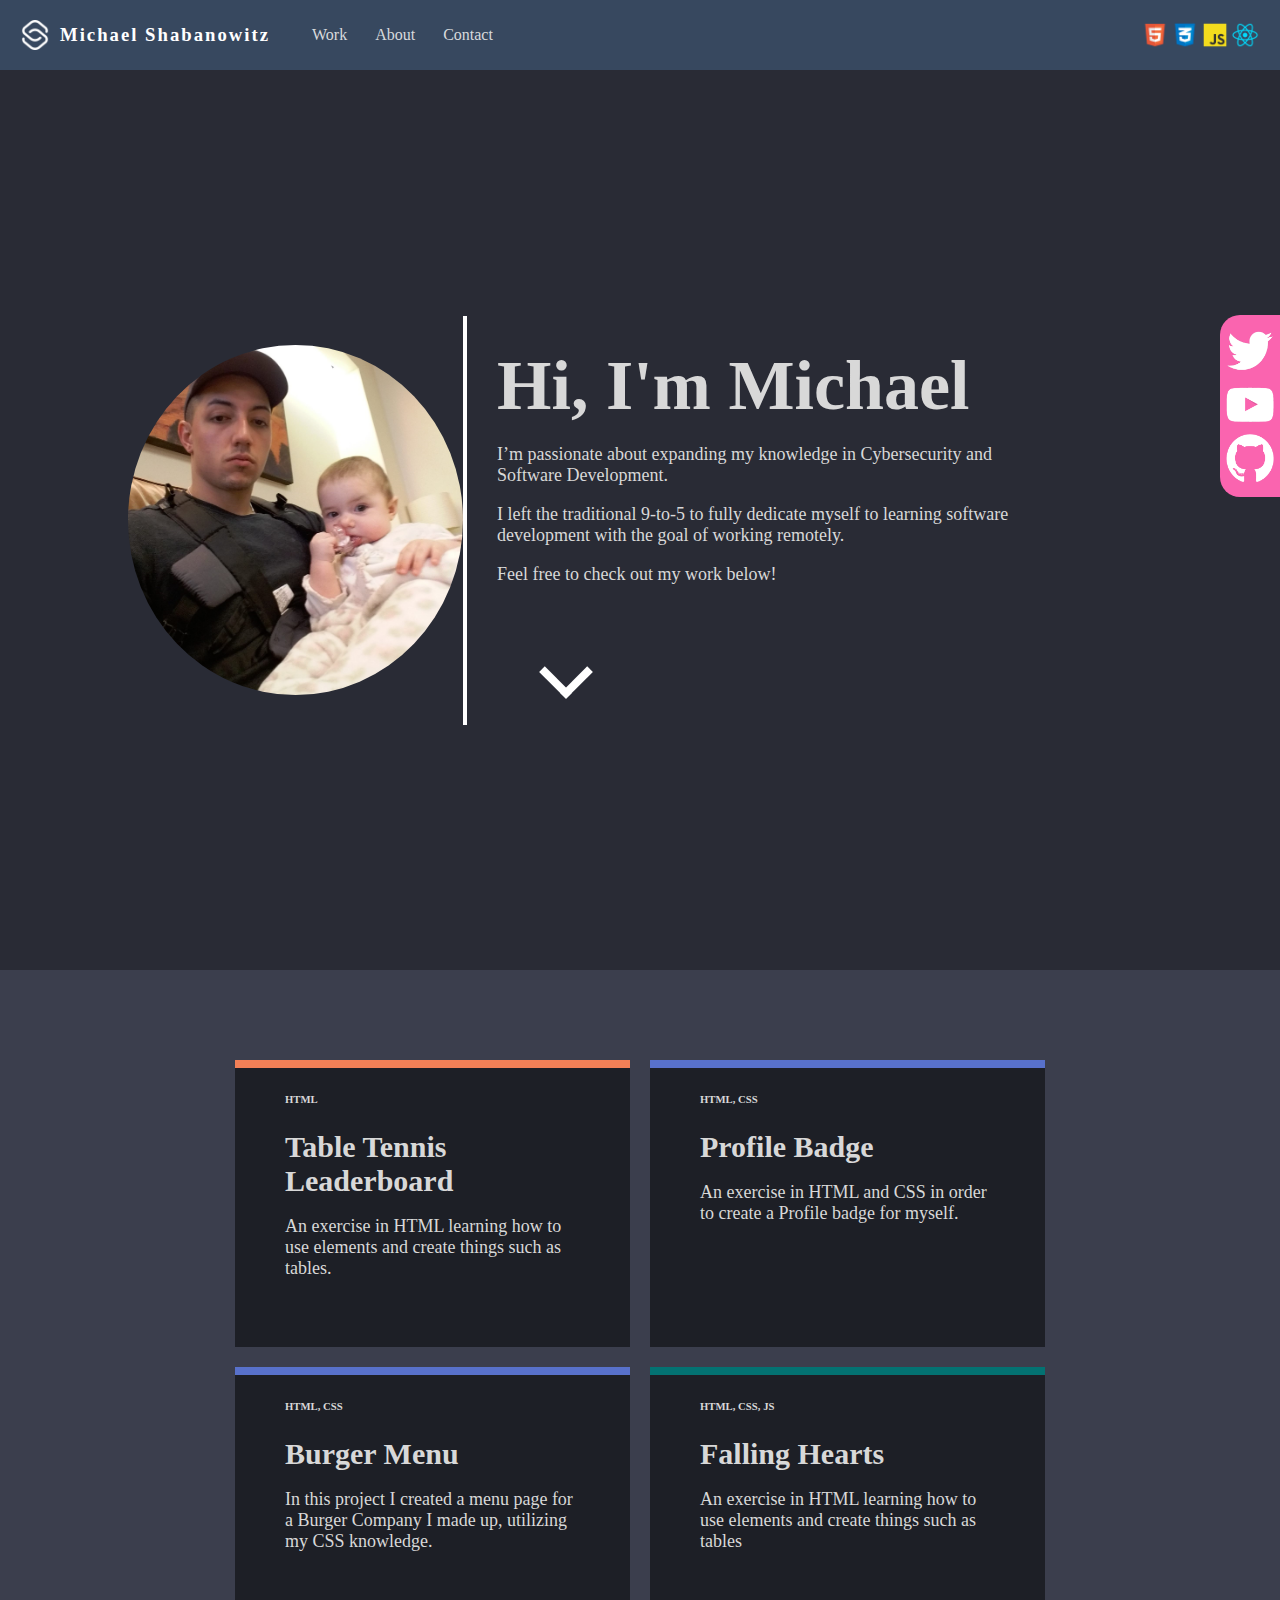
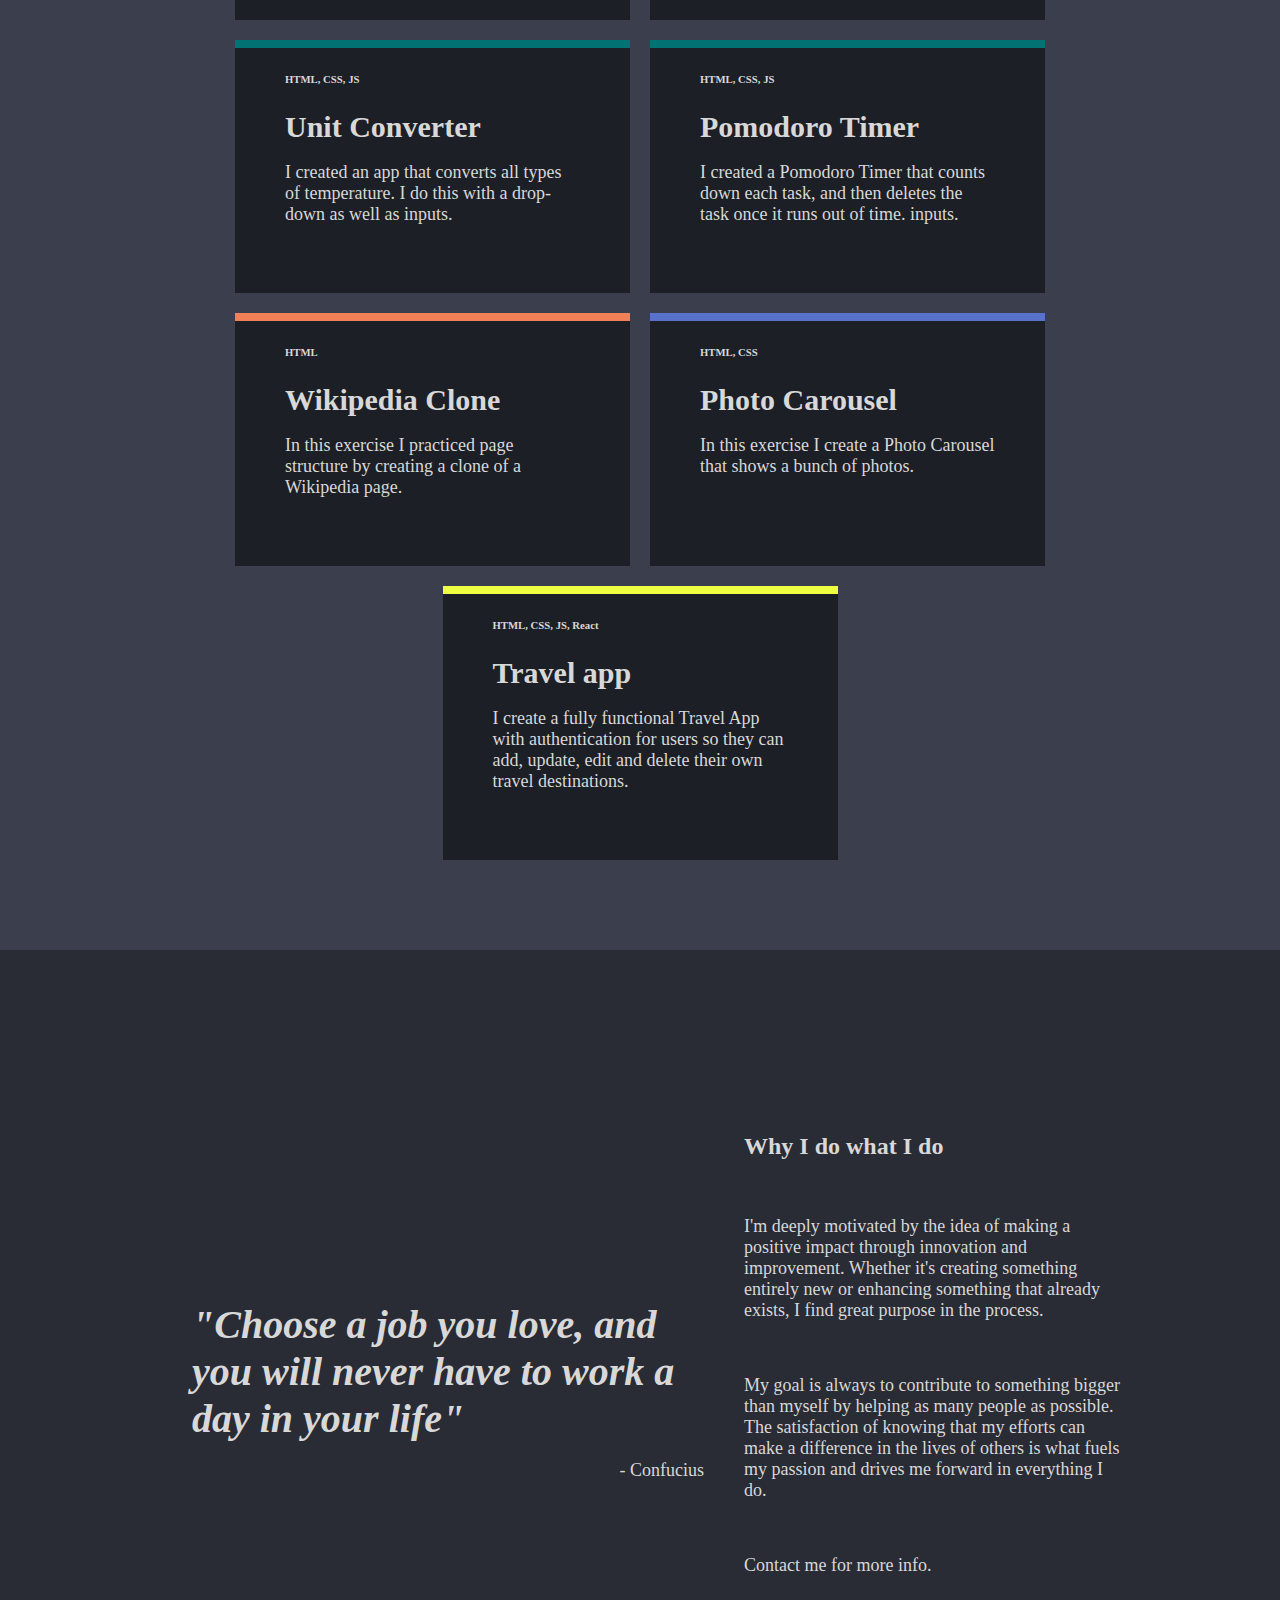
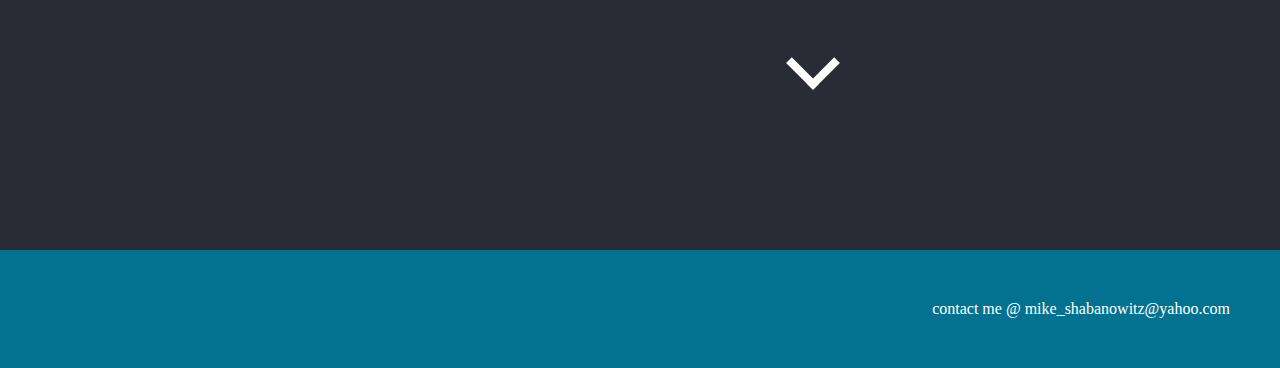
<file: index.html>
<!DOCTYPE html>
<html lang="en">

<head>
    <meta charset="UTF-8">
    <meta name="viewport" content="width=device-width, initial-scale=1.0">
    <title>Home</title>
    <link rel="stylesheet" href="css/global.css">
    <link rel="stylesheet" href="css/homepage.css">
</head>

<body>
    <nav>
        <div class="nav-container">
            <div class="menu-container">
                <img class="logo" src="images/navbar-logo.png" alt="logo" />
                <button class="hamburger">☰</button>
                <h3>Michael Shabanowitz</h3>
                <div class="nav-links">
                    <a href="#work" class="nav-link">Work</a>
                    <a href="pages/about-me.html" class="nav-link">About</a>
                    <a href="pages/contact.html" class="nav-link">Contact</a>
                </div>
            </div>
            <div class="tech-container">
                <img src="images/html-logo.png" alt="HTML logo" />
                <img src="images/css-logo.png" alt="CSS logo" />
                <img src="images/js-logo.png" alt="JS logo" />
                <img src="images/react-logo.png" alt="React logo" />

            </div>
        </div>
        <div class="hamburger-list-container hidden">
            <!--this div has two classes hamburger-list-container AND hidden  -->

            <a href="#work" class="nav-link">Work</a>
            <a href="pages/about-me.html" class="nav-link">About</a>
            <a href="pages/contact.html" class="nav-link">Contact</a>

        </div>

    </nav>

    <div class="socials">
        <a href="https://www.twitter.com/watchershiba">
            <img src="images/twitter-icon.png" alt="Twitter image" />
        </a>
        <a href="https://www.youtube.com/ania_kubow">
            <img src="images/youtube-icon.png" alt="YouTube image" />
        </a>
        <a href="https://www.github.com/kubowania">
            <img src="images/github.png" alt="Github image" />
        </a>
    </div>

    <section class="main-section">
        <img class="headshot" src="images/headshot.JPG" alt="Michael headshot" />
        <div class="introduction">
            <h1>Hi, I'm Michael</h1>

            <p>I’m passionate about expanding my knowledge in Cybersecurity and Software
                Development.</p>

            <p>I left the traditional 9-to-5 to fully dedicate myself to learning software development
                with the goal of working remotely.</p>

            <p>Feel free to check out my work below!</p>
            </p>
            <div class="bounce"><i class="arrow"></i></div>
        </div>
    </section>

    <section class="work-section" id="work">
        <div class="work-card-container">
            <div class="work-card html">
                <h6>HTML</h6>
                <a href="/js-html-css/my-protfolio/html-project-2/index.html">
                    <h3>Table Tennis Leaderboard</h3>
                </a>
                <p>
                    An exercise in HTML learning how to use elements and create things such as tables.
                </p>
            </div>

            <div class="work-card css">
                <h6>HTML, CSS</h6>
                <a href="/js-html-css/my-protfolio/css-html-profile-badge/html/profile-badge.html">
                    <h3>Profile Badge</h3>
                </a>
                <p>
                    An exercise in HTML and CSS in order to create a Profile badge for myself.
                </p>
            </div>
            <div class="work-card css">
                <h6>HTML, CSS</h6>
                <a href="/js-html-css/my-protfolio/css-html-menu-project/html/index.html">
                    <h3>Burger Menu</h3>
                </a>
                <p>
                    In this project I created a menu page for a Burger Company I made up, utilizing my CSS knowledge.
                </p>
            </div>
            <div class="work-card js">
                <h6>HTML, CSS, JS</h6>
                <a href="">
                    <h3>Falling Hearts</h3>
                </a>
                <p>
                    An exercise in HTML learning how to use elements and create things such as tables
                </p>
            </div>
            <div class="work-card js">
                <h6>HTML, CSS, JS</h6>
                <a href="">
                    <h3>Unit Converter</h3>
                </a>
                <p>
                    I created an app that converts all types of temperature. I do this with a drop-down as well as
                    inputs.
                </p>
            </div>

            <div class="work-card js">
                <h6>HTML, CSS, JS</h6>
                <a href="">
                    <h3>Pomodoro Timer</h3>
                </a>
                <p>
                    I created a Pomodoro Timer that counts down each task, and then deletes the task once it runs out of
                    time.
                    inputs.
                </p>
            </div>
            <div class="work-card html">
                <h6>HTML</h6>
                <a href="">
                    <h3>Wikipedia Clone</h3>
                </a>
                <p>
                    In this exercise I practiced page structure by creating a clone of a Wikipedia page.
                </p>
            </div>
            <div class="work-card css">
                <h6>HTML, CSS</h6>
                <a href="/js-html-css/css-html-project-carousel/html/index.html">
                    <h3>Photo Carousel</h3>
                </a>
                <p>
                    In this exercise I create a Photo Carousel that shows a bunch of photos.
                </p>
            </div>
            <div class="work-card react">
                <h6>HTML, CSS, JS, React</h6>
                <a href="">
                    <h3>Travel app</h3>
                </a>
                <p>
                    I create a fully functional Travel App with authentication for users so they can add, update, edit
                    and delete their own travel destinations.
                </p>
            </div>




        </div>
    </section>

    <section class="about-section">
        <div class="quote-container">
            <h3 class="quote">
                "Choose a job you love, and you will never have to work a day in your life"
            </h3>
            <p>- Confucius</p>
        </div>
        <div class="about-container">
            <h2>Why I do what I do</h2>
            <br>
            <p>
                I'm deeply motivated by the idea of making a positive impact through innovation and improvement. Whether
                it's creating something entirely new or enhancing something that already exists, I find great purpose in
                the process.
            </p>
            <br>
            <p> My goal is always to contribute to something bigger than myself by helping as many people
                as possible. The satisfaction of knowing that my efforts can make a difference in the lives of others is
                what fuels my passion and drives me forward in everything I do.
            </p>
            <br>
            <p>Contact me for more info.</p>
            <div class="bounce"><i class="arrow"></i></div>
        </div>
    </section>


    <footer>
        <a href="mailto:mike_shabanowitz@yahoo.com">contact me @ mike_shabanowitz@yahoo.com</a>
    </footer>




    <script src="../js/app.js"></script>
</body>

</html>
</file>
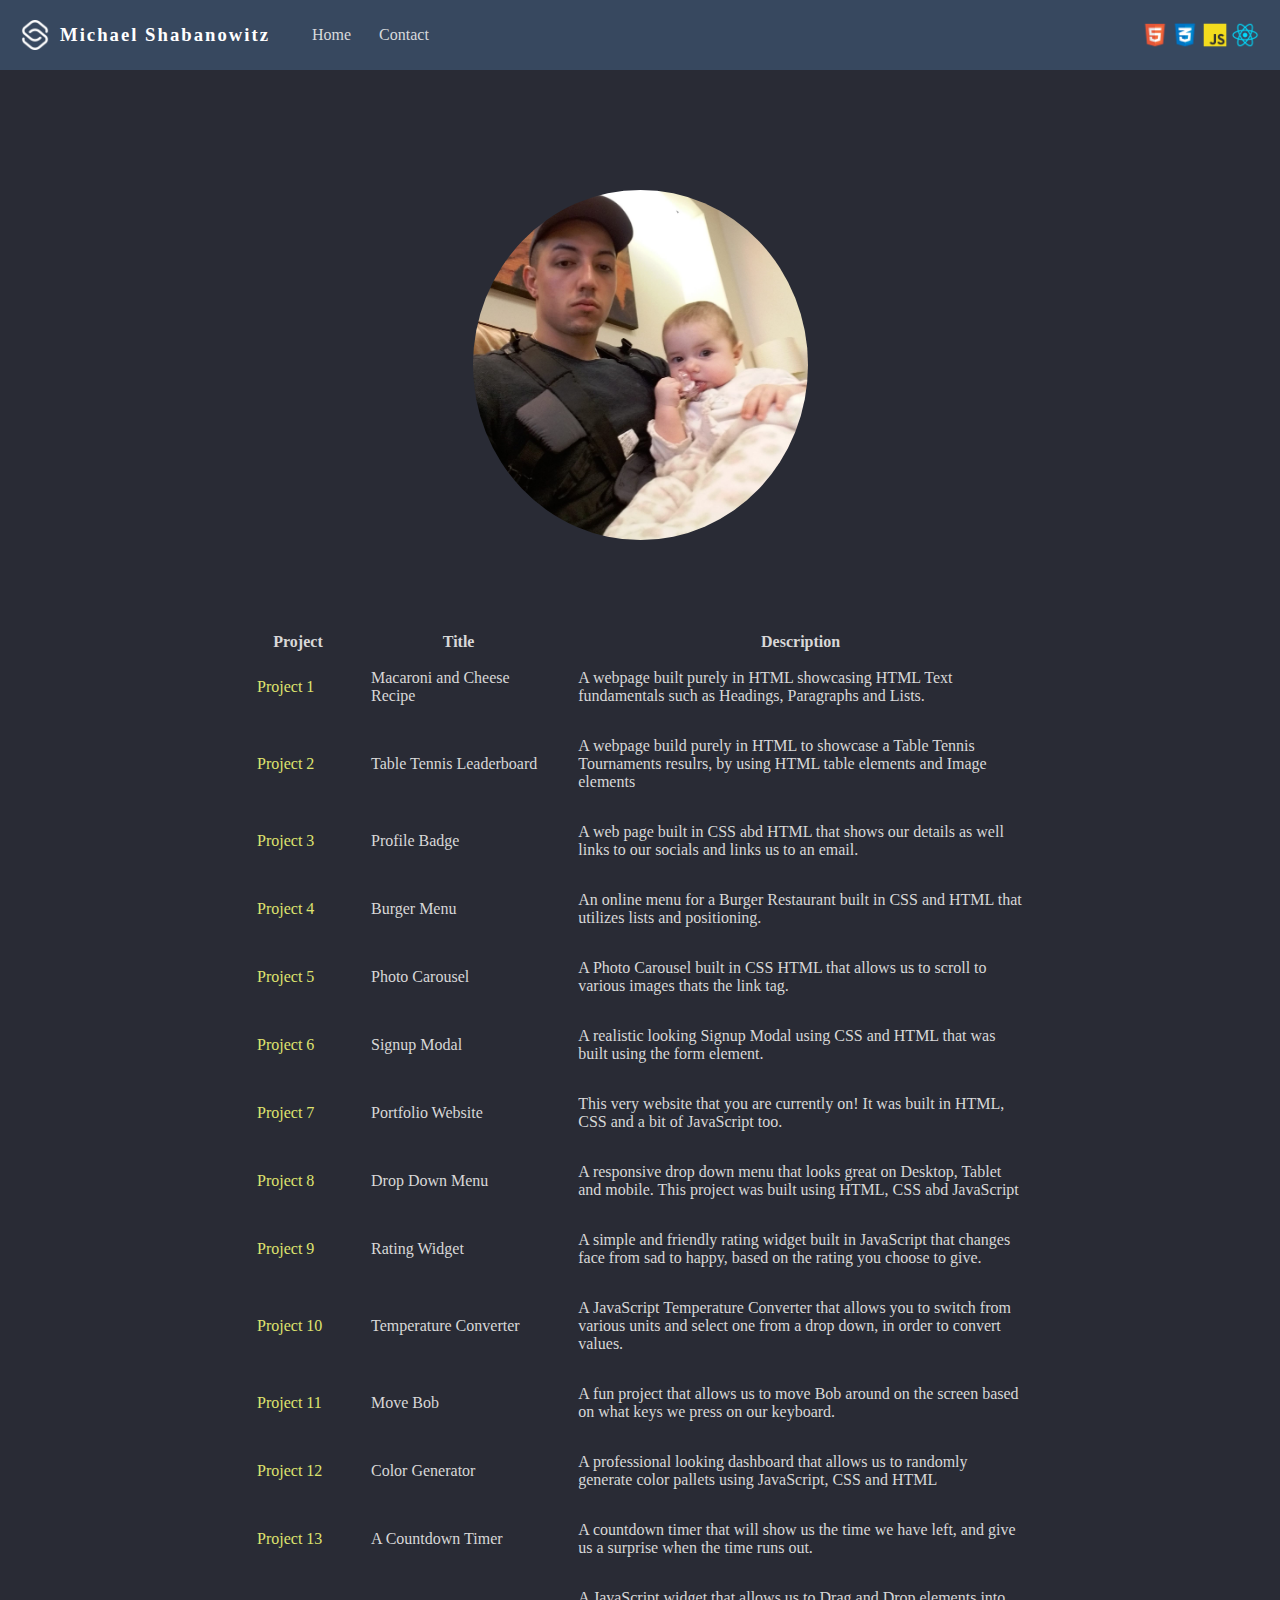
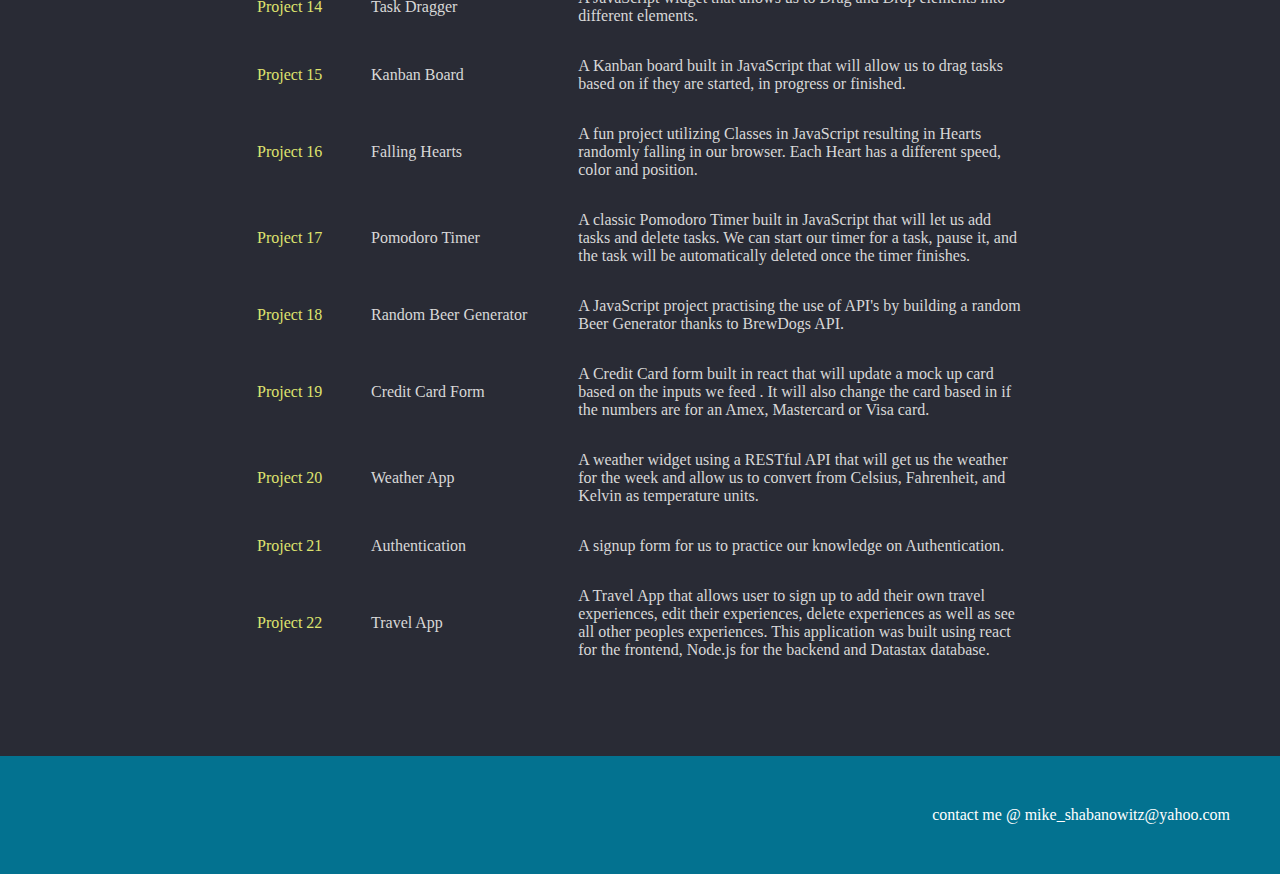
<file: pages/about-me.html>
<!DOCTYPE html>
<html lang="en">

<head>
    <meta charset="UTF-8">
    <meta name="viewport" content="width=device-width, initial-scale=1.0">
    <title>About me</title>
    <link rel="stylesheet" href="../css/global.css">
    <link rel="stylesheet" href="../css/about-me.css">

</head>

<body>
    <nav>
        <div class="nav-container">
            <div class="menu-container">
                <img class="logo" src="../images/navbar-logo.png" alt="logo" />
                <button class="hamburger">☰</button>
                <h3>Michael Shabanowitz</h3>
                <div class="nav-links">
                    <a href="../index.html" class="nav-link">Home</a>
                    <a href="../pages/contact.html" class="nav-link">Contact</a>
                </div>
            </div>
            <div class="tech-container">
                <img src="../images/html-logo.png" alt="HTML logo" />
                <img src="../images/css-logo.png" alt="CSS logo" />
                <img src="../images/js-logo.png" alt="JS logo" />
                <img src="../images/react-logo.png" alt="React logo" />

            </div>
        </div>
        <div class="hamburger-list-container hidden">


            <a href="#work" class="nav-link">Work</a>
            <a href="../index.html" class="nav-link">Home</a>
            <a href="pages/contact.html" class="nav-link">Contact</a>

        </div>

    </nav>
    <section class="projects">
        <img class="headshot-about" src="../images/headshot.JPG" alt="An image of Michael Shabanowitz">
        <table>
            <thead>
                <tr>
                    <th id="project">Project</th>
                    <th id="title">Title</th>
                    <th>Description</th>
                </tr>
            </thead>
            <tbody>
                <tr>
                    <td><a href="/js-html-css/my-protfolio/html-project-1/index.html">Project 1</a></td>
                    <td>Macaroni and Cheese Recipe</td>
                    <td>A webpage built purely in HTML showcasing HTML Text fundamentals such as Headings, Paragraphs
                        and
                        Lists. </td>
                </tr>
                <tr>
                    <td><a href="/js-html-css/my-protfolio/html-project-2/index.html">Project 2</a></td>
                    <td>Table Tennis Leaderboard</td>
                    <td>A webpage build purely in HTML to showcase a Table Tennis Tournaments resulrs, by using HTML
                        table
                        elements and Image elements</td>
                </tr>
                <tr>
                    <td><a href="/js-html-css/my-protfolio/css-html-profile-badge/html/profile-badge.html">Project 3</a>
                    </td>
                    <td>Profile Badge</td>
                    <td>
                        A web page built in CSS abd HTML that shows our details as well links to our socials and links
                        us to
                        an email.
                    </td>
                </tr>
                <tr>
                    <td><a href="">Project 4</a>
                    </td>
                    <td>Burger Menu</td>
                    <td>
                        An online menu for a Burger Restaurant built in CSS and HTML that
                        utilizes lists and positioning.

                    </td>
                </tr>
                <tr>
                    <td><a href="">Project 5</a>
                    </td>
                    <td>Photo Carousel</td>
                    <td>
                        A Photo Carousel built in CSS HTML that allows us to scroll
                        to various images thats the link tag.

                    </td>
                </tr>
                <tr>
                    <td><a href="">Project 6</a>
                    </td>
                    <td>Signup Modal</td>
                    <td>
                        A realistic looking Signup Modal using CSS and HTML that was
                        built using the form element.

                    </td>
                </tr>
                <tr>
                    <td><a href="">Project 7</a>
                    </td>
                    <td>Portfolio Website</td>
                    <td>
                        This very website that you are currently on! It was built in HTML, CSS and a bit of JavaScript
                        too.

                    </td>
                </tr>
                <tr>
                    <td><a href="">Project 8</a>
                    </td>
                    <td>Drop Down Menu</td>
                    <td>
                        A responsive drop down menu that looks great on Desktop, Tablet and mobile. This project was
                        built
                        using HTML, CSS abd JavaScript

                    </td>
                </tr>
                <tr>
                    <td><a href="">Project 9</a>
                    </td>
                    <td>Rating Widget</td>
                    <td>
                        A simple and friendly rating widget built in JavaScript that changes face from sad to happy,
                        based
                        on the rating you choose to give.


                    </td>
                </tr>
                <tr>
                    <td><a href="">Project 10</a>
                    </td>
                    <td>Temperature Converter</td>
                    <td>
                        A JavaScript Temperature Converter that allows you to switch from various units and select one
                        from
                        a drop down, in order to convert values.

                    </td>
                </tr>
                <tr>
                    <td><a href="">Project 11</a>
                    </td>
                    <td>Move Bob</td>
                    <td>
                        A fun project that allows us to move Bob around on the screen based on what keys we press on our
                        keyboard.
                    </td>
                </tr>
                <tr>
                    <td><a href="">Project 12</a>
                    </td>
                    <td>Color Generator</td>
                    <td>
                        A professional looking dashboard that allows us to randomly generate color pallets using
                        JavaScript,
                        CSS and HTML
                    </td>
                </tr>
                <tr>
                    <td><a href="">Project 13</a>
                    </td>
                    <td>A Countdown Timer</td>
                    <td>
                        A countdown timer that will show us the time we have left, and give us a surprise when the time
                        runs
                        out.

                    </td>
                </tr>
                <tr>
                    <td><a href="">Project 14</a>
                    </td>
                    <td>Task Dragger</td>
                    <td>
                        A JavaScript widget that allows us to Drag and Drop elements into different elements.

                    </td>
                </tr>
                <tr>
                    <td><a href="">Project 15</a>
                    </td>
                    <td>Kanban Board</td>
                    <td>
                        A Kanban board built in JavaScript that will allow us to drag tasks based on if they are
                        started, in
                        progress or finished.

                    </td>
                </tr>
                <tr>
                    <td><a href="">Project 16</a>
                    </td>
                    <td>Falling Hearts</td>
                    <td>
                        A fun project utilizing Classes in JavaScript resulting in Hearts
                        randomly falling in our browser. Each Heart has a different speed, color and position.

                    </td>
                </tr>
                <tr>
                    <td><a href="">Project 17</a>
                    </td>
                    <td>Pomodoro Timer</td>
                    <td>
                        A classic Pomodoro Timer built in JavaScript that will let us add tasks and delete tasks. We can
                        start our timer for a task, pause it, and the task will be automatically deleted once the timer
                        finishes.

                    </td>
                </tr>
                <tr>
                    <td><a href="">Project 18</a>
                    </td>
                    <td>Random Beer Generator </td>
                    <td>
                        A JavaScript project practising the use of API's by building a random Beer Generator thanks to
                        BrewDogs API.

                    </td>
                </tr>
                <tr>
                    <td><a href="">Project 19</a>
                    </td>
                    <td>Credit Card Form</td>
                    <td>
                        A Credit Card form built in react that will update a mock up card based on the inputs we feed .
                        It
                        will also change the card based in if the numbers are for an Amex, Mastercard or Visa card.

                    </td>
                </tr>
                <tr>
                    <td><a href="">Project 20</a>
                    </td>
                    <td>Weather App</td>
                    <td>
                        A weather widget using a RESTful API that will get us the weather for the week and allow us to
                        convert from Celsius, Fahrenheit, and Kelvin as temperature units.
                    </td>
                </tr>
                <tr>
                    <td><a href="">Project 21</a>
                    </td>
                    <td>Authentication</td>
                    <td>
                        A signup form for us to practice our knowledge on Authentication.
                    </td>
                </tr>
                <tr>
                    <td><a href="">Project 22</a>
                    </td>
                    <td>Travel App</td>
                    <td>
                        A Travel App that allows user to sign up to add their own travel experiences, edit their
                        experiences, delete experiences as well as see all other peoples experiences. This application
                        was
                        built using react for the frontend, Node.js for the backend and Datastax database.

                    </td>
                </tr>

            </tbody>
        </table>





    </section>


    <footer>
        <a href="mailto:mike_shabanowitz@yahoo.com">contact me @ mike_shabanowitz@yahoo.com</a>
    </footer>

    <script src="../js/app.js"></script>
</body>

</html>
</file>
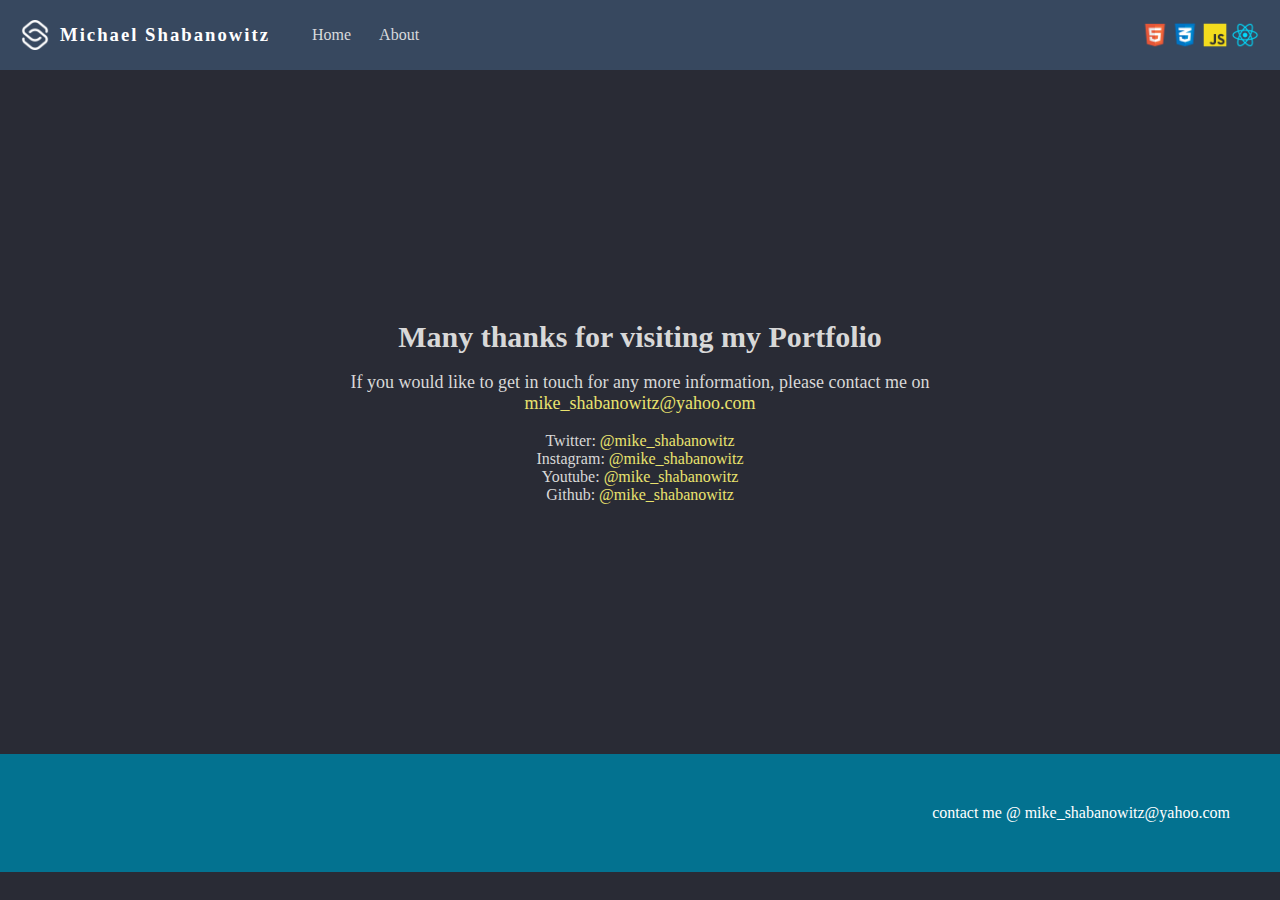
<file: pages/contact.html>
<!DOCTYPE html>
<html lang="en">

<head>
    <meta charset="UTF-8">
    <meta name="viewport" content="width=device-width, initial-scale=1.0">
    <meta content="dark light" name="color-scheme">
    <title>Contact Us</title>
    <link rel="stylesheet" href="../css/global.css">
    <link rel="stylesheet" href="../css/contact.css">
</head>

<body>


    <nav>
        <div class="nav-container">
            <div class="menu-container">
                <img class="logo" src="../images/navbar-logo.png" alt="logo" />
                <button class="hamburger">☰</button>
                <h3>Michael Shabanowitz</h3>
                <div class="nav-links">
                    <a href="../index.html" class="nav-link">Home</a>
                    <a href="../pages/about-me.html" class="nav-link">About</a>
                </div>
            </div>
            <div class="tech-container">
                <img src="../images/html-logo.png" alt="HTML logo" />
                <img src="../images/css-logo.png" alt="CSS logo" />
                <img src="../images/js-logo.png" alt="JS logo" />
                <img src="../images/react-logo.png" alt="React logo" />

            </div>
        </div>
        <div class="hamburger-list-container hidden">


            <a href="#work" class="nav-link">Work</a>
            <a href="../index.html" class="nav-link">Home</a>
            <a href="../pages/about-me.html" class="nav-link">About</a>

        </div>

    </nav>

    <section class="contact-section">
        <h3>Many thanks for visiting my Portfolio</h3>
        <p>If you would like to get in touch for any more information, please contact me on
            <a href="mailto:mike_shabanowitz@yahoo.com">mike_shabanowitz@yahoo.com</a>
        </p>
        <ul>
            <li>Twitter: <a href="https://www.twitter.com/ania_kubow">@mike_shabanowitz</a></li>

            <li>Instagram: <a href="https://www.instagram.com/ania_kubow">@mike_shabanowitz</a></li>

            <li>Youtube: <a href="https://www.youtube.com/ania_kubow">@mike_shabanowitz</a></li>

            <li>Github: <a href="https://www.github.com/kubowania">@mike_shabanowitz</a></li>

        </ul>

    </section>

    <footer>
        <a href="mailto:mike_shabanowitz@yahoo.com">contact me @ mike_shabanowitz@yahoo.com</a>
    </footer>

    <script src="../js/app.js"></script>
</body>

</html>
</file>
<file: css/global.css>
html {
    scroll-behavior: smooth;
}

body {
    margin: 0;
    padding: 0;
    background-color: rgb(41, 43, 53);
    font-family: Lato, Times, serif;
}

nav {
    background-color: rgb(55, 72, 95);
}

nav .tech-container img {
    height: 30px;
    /* padding: 20px 0; */
}

nav .nav-container {
    display: flex;
    justify-content: space-between;
}

nav h3 {
    color: rgb(255, 255, 255);
    letter-spacing: 2px;
    margin: 0 30px 0 0;
}

nav .logo {
    height: 30px;
    margin: 0 10px 0 0;
}

nav .menu-container,
.tech-container {
    display: flex;
    align-items: center;
    padding: 20px;

}

nav .nav-link {
    color: rgb(216, 218, 221);
    text-decoration: none;
    padding: 8px 12px;
    border-radius: 6px;
}

nav .nav-link:hover {
    background-color: rgb(57, 67, 83);
}

nav .hamburger {
    display: none;
}

nav .hamburger-list-container {
    display: block;
}

.hamburger-list-container {
    display: none;
}


.hidden {
    display: none !important;
}

@media (max-width: 1000px) {
    nav h3 {
        display: none;
    }
}

@media (max-width: 600px) {
    nav .hamburger {
        display: block;
        background-color: transparent;
        border: none;
        color: rgb(255, 255, 255);
        font-size: 20px;
    }

    .menu-container .nav-link {
        display: none;
    }



}

section {
    color: rgb(216, 216, 216);
}

section a {
    text-decoration: none;
    color: rgb(216, 216, 216);
}

section h3 {
    font-size: 30px;
    margin: 0;
}


h1 {
    font-size: 70px;
    margin: 0;
}

p {
    font-size: 18px;
}

footer {
    background-color: rgb(3, 114, 144);
    display: flex;
    justify-content: flex-end;
    padding: 50px;
}

footer a {
    text-decoration: none;
    color: rgb(255, 255, 255);
}
</file>
<file: css/homepage.css>
.socials {
    position: fixed;
    top: 35%;
    right: 0;
    background-color: rgb(250, 100, 175);
    width: 50px;
    padding: 10px 5px;
    border-radius: 20px 0 0 20px;
}

.socials img {
    width: 100%;
}

@media (max-width: 600px) {
    .socials {
        display: none;
    }
}



.main-section {
    height: 100vh;
    display: flex;
    align-items: center;
}

.introduction {
    width: 40vw;
    padding: 30px;
    border-left: 4px solid rgb(255, 255, 255);
}

.headshot {
    width: 335px;
    border-radius: 50%;
    padding: 40px 0;
    margin-left: 10vw;
}

@media screen and (max-width: 1000px) {
    .main-section {
        display: flex;
        flex-wrap: wrap;
        justify-content: center;
        height: auto;
    }

    .introduction {
        width: 90vw;
        border-left: none;
        text-align: center;
    }

    .headshot {
        width: 300px;
        padding-bottom: 0px;

    }
}

.arrow {
    border: solid rgb(255, 255, 255);
    border-width: 0 8px 8px 0;
    padding: 15px;
    display: inline-block;
    transform: rotate(45deg);
}

.bounce {
    padding: 50px 0 0 50px;
    animation: bounce 2s infinite;
}

@keyframes bounce {

    0%,
    20%,
    50%,
    80%,
    100% {
        transform: translateY(0);
    }

    40% {
        transform: translateY(-30px);
    }

    60% {
        transform: translateY(-15px);
    }
}

.work-section {
    background-color: rgb(59, 62, 77);
    padding: 80px 50px;
}

.work-card-container {
    display: flex;
    flex-wrap: wrap;
    justify-content: center;
}

.work-card {
    width: 25%;
    background-color: rgb(29, 31, 38);
    margin: 10px;
    padding: 0 50px 50px 50px;
}

@media screen and (max-width: 1000px) {
    .work-card {
        width: 100%;
    }

    .bounce {
        padding: 50px 0 0 0;
    }

    .maybe,
    br {
        display: none;
    }
}

.html {
    border-top: solid 8px rgb(242, 128, 87);
}

.css {

    border-top: solid 8px rgb(88, 113, 203);
}

.js {

    border-top: solid 8px rgb(3, 114, 114);
}

.react {

    border-top: solid 8px rgb(239, 255, 66);
}

.about-section {
    display: flex;
    justify-content: center;
    align-items: center;
    min-height: 100vh;

}


.quote-container {
    width: 40%;
    padding: 40px;
}

.about-container {
    width: 30%;
    padding: 80px 0;
}

@media screen and (max-width: 1000px) {
    .about-section {
        display: flex;
        flex-direction: column;
    }

    .about-container,
    .quote-container {
        padding: 100px 0;
        width: 80%;
    }

}

.quote {
    font-size: 40px;
    font-style: italic;
}

.quote-container p {
    float: right;
}
</file>
<file: css/about-me.css>
.projects {
     padding: 80px 40px;
     display: flex;
     flex-direction: column;
     align-items: center;
 }

 table {
     max-width: 800px;
     margin-top: 50px;
 }

 table td {
     padding: 15px;
 }

 table #project {
     min-width: 110px;
 }

 table #title {
     min-width: 200px;
 }

 @media (max-width:600px) {
     table #project {
         min-width: 0;
     }

     table #title {
         min-width: 0px;
     }
 }

 section a {
     text-decoration: none;
     color: rgb(223, 227, 110);
 }

 .headshot-about {
     width: 335px;
     border-radius: 50%;
     padding: 40px;

 }

 @media screen and (max-width: 1000px) {
     .about-me {
         padding: 10px;
     }

     .headshot-about {
         padding: 40px 0;
     }
 }

 @media screen and (min-width:600px) {
     .hamburger {}
 }
</file>
<file: css/contact.css>
.contact-section {
    text-align: center;
    padding: 250px;
}

.contact-section ul {
    list-style-type: none;
    margin: 0;
    padding: 0;
}

section a {
    color: rgb(233, 227, 110);
}

@media screen and (max-width: 1000px) {
    .contact-section {
        padding: 250px 100px;
    }
}

@media screen and (max-width: 600px) {
    .contact-section {
        padding: 250px 50px
    }
}
</file>
